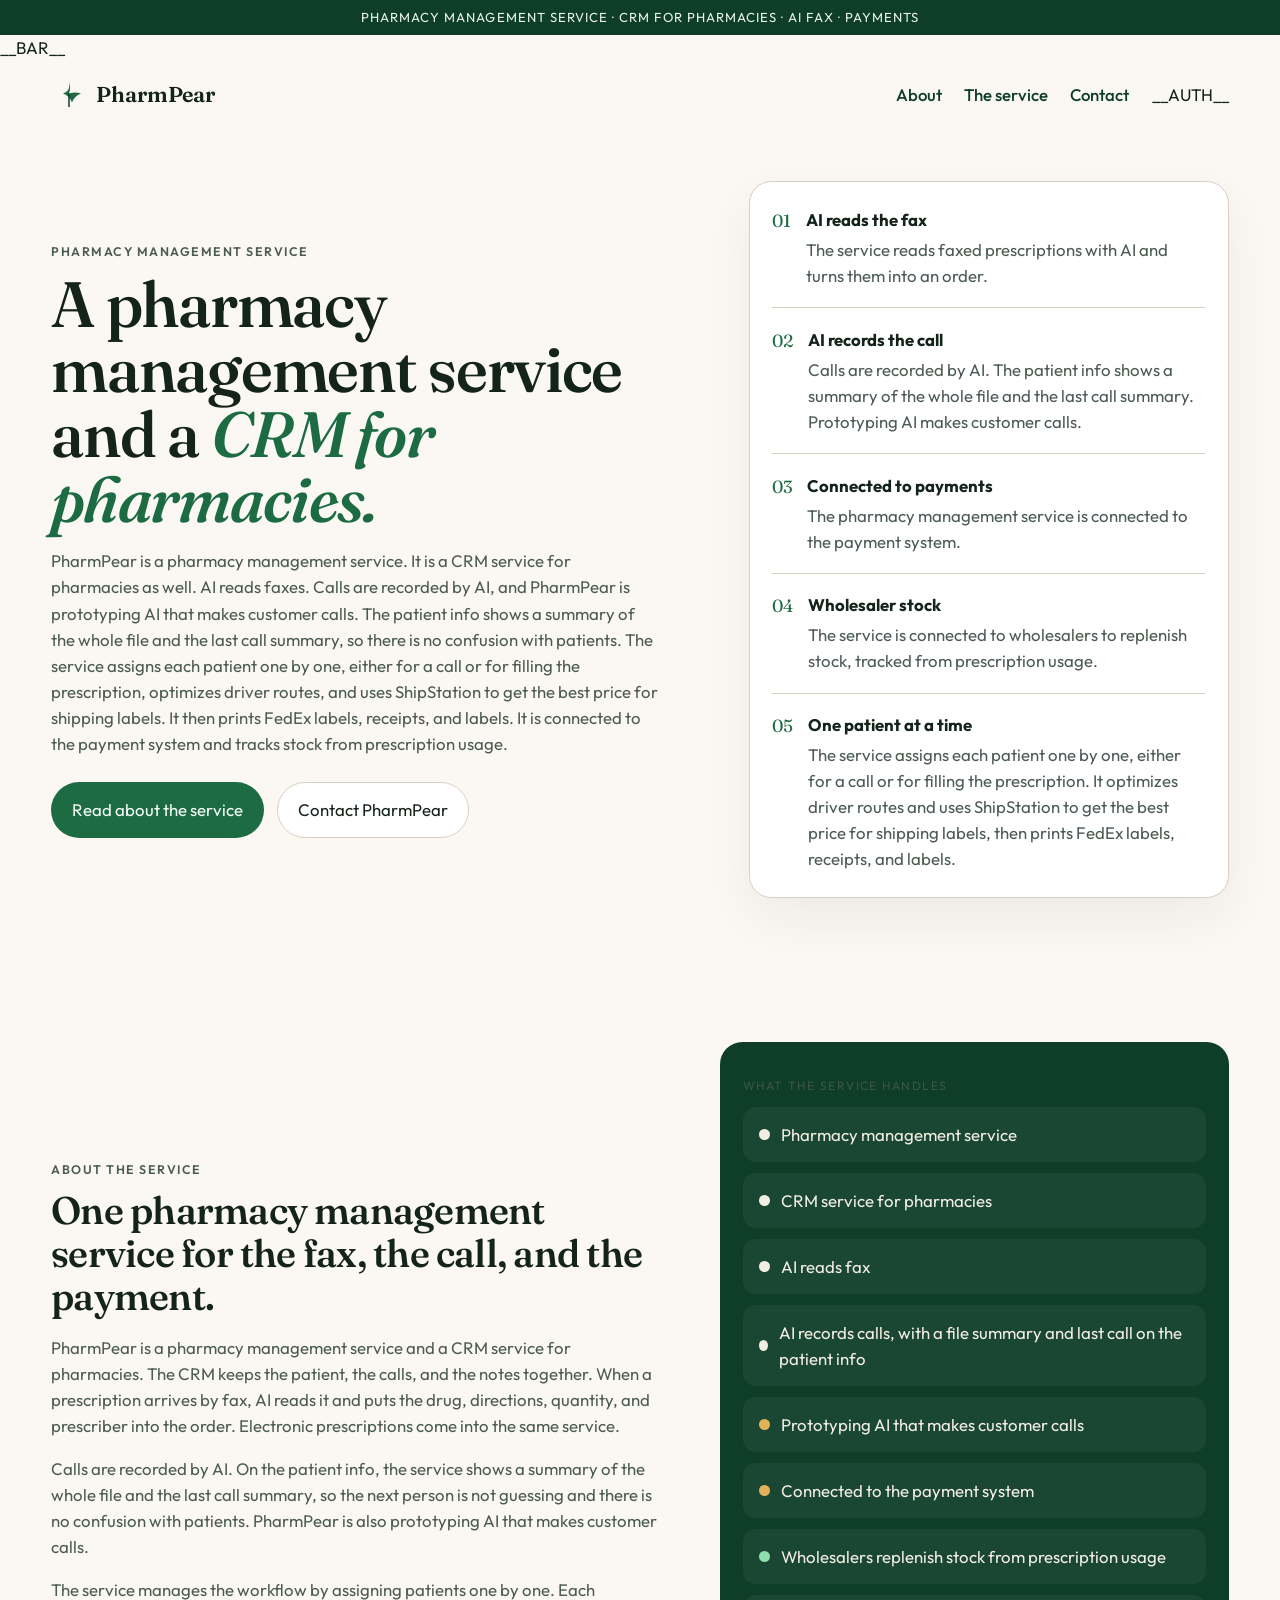
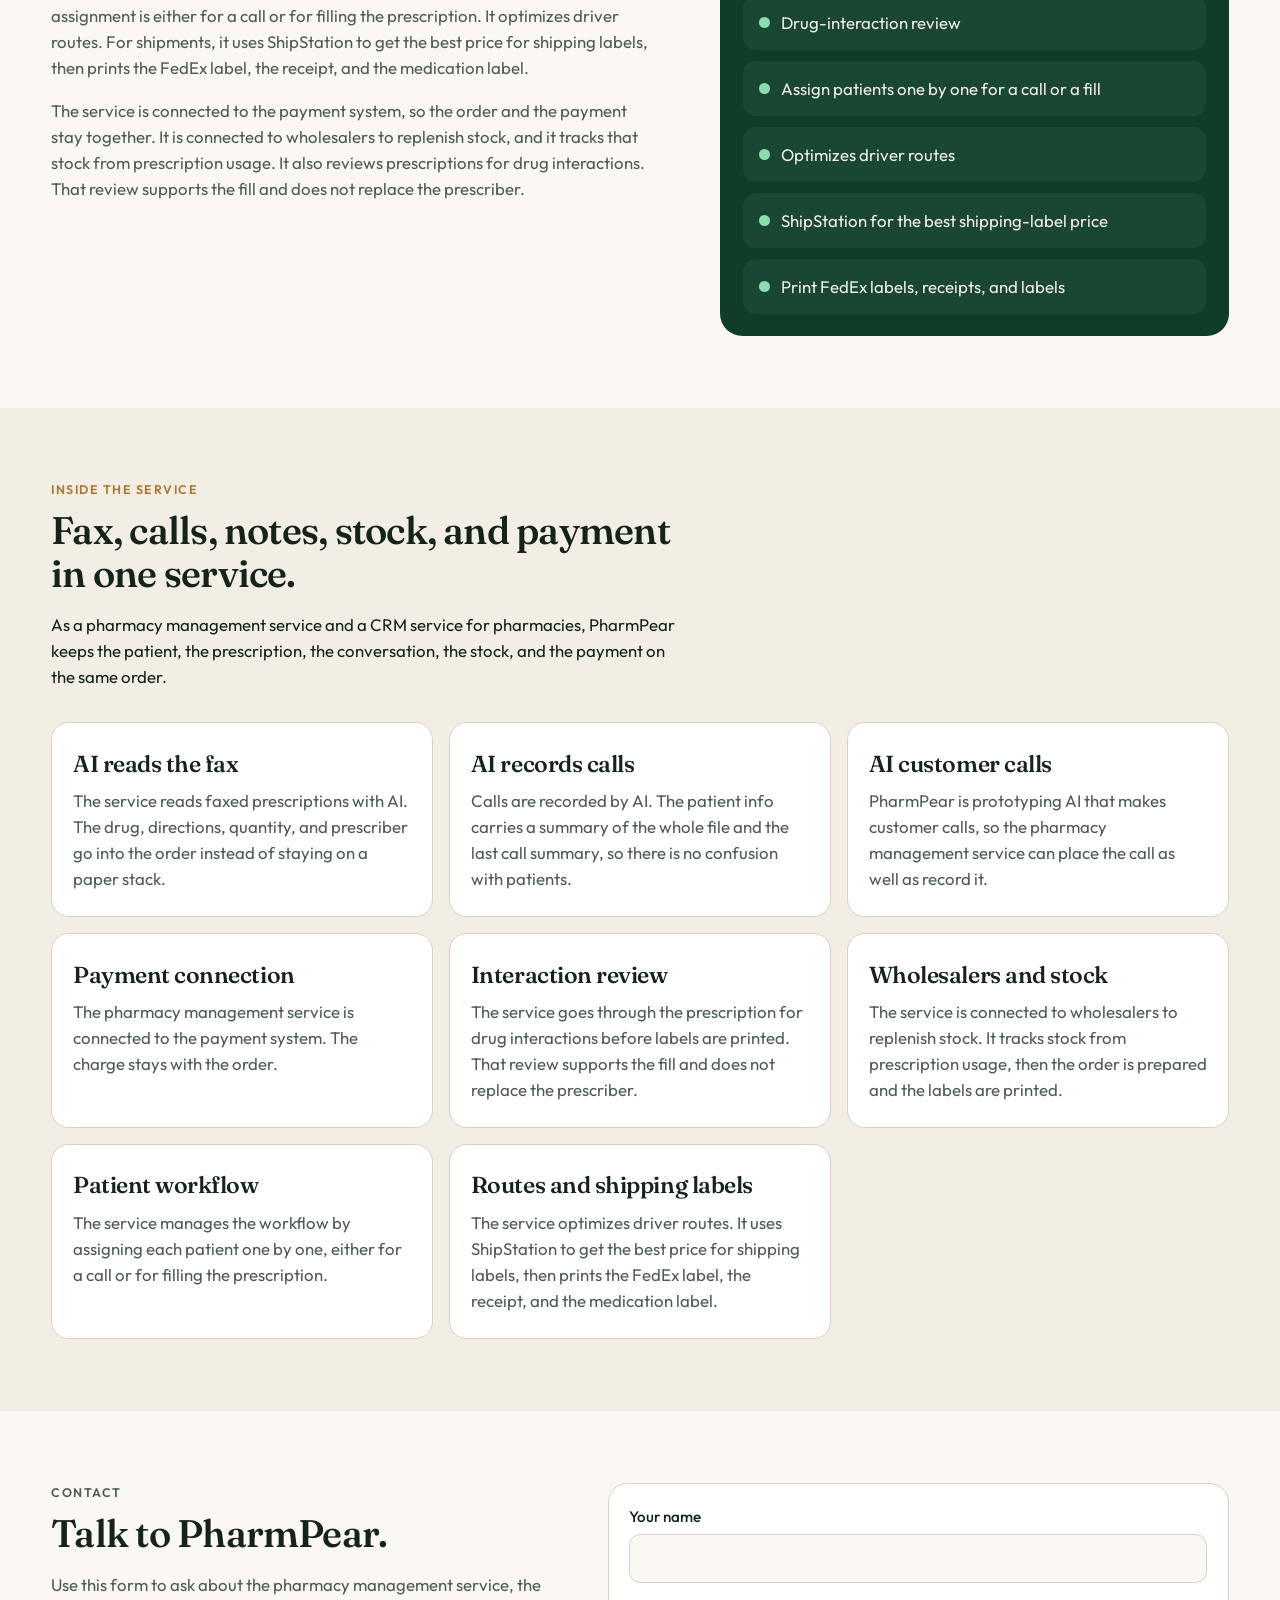
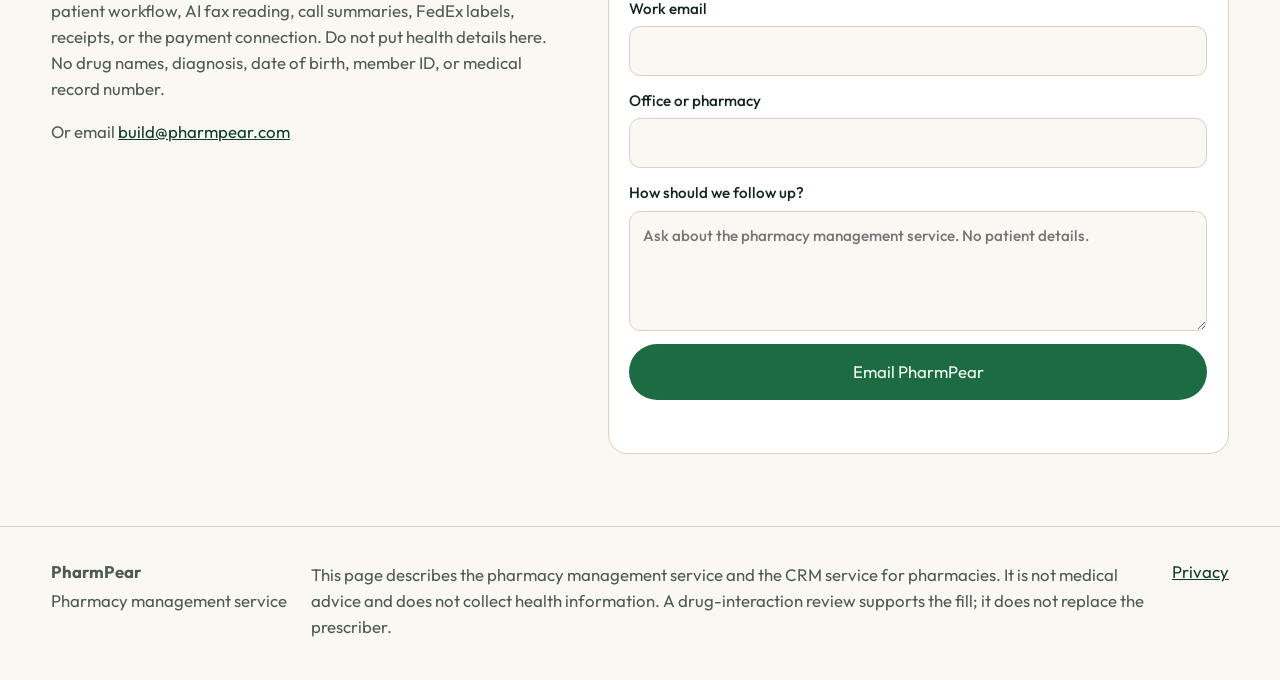
<file: public/index.html>
<!DOCTYPE html>
<html lang="en">
<head>
  <meta charset="utf-8">
  <meta name="viewport" content="width=device-width, initial-scale=1">
  <title>PharmPear — Pharmacy management service</title>
  <meta name="description" content="PharmPear is a pharmacy management service and a CRM service for pharmacies. AI reads faxes, records calls, and is prototyping AI that makes customer calls. The patient info shows a file summary and the last call summary.">
  <link rel="icon" href="favicon.svg" type="image/svg+xml">
  <link rel="canonical" href="https://pharmpear.com/">
  <meta property="og:title" content="PharmPear">
  <meta property="og:description" content="PharmPear is a pharmacy management service and a CRM for pharmacies. AI reads faxes, records calls, and is prototyping AI that makes customer calls.">
  <meta property="og:url" content="https://pharmpear.com/">
  <meta property="og:type" content="website">
  <link rel="preconnect" href="https://fonts.googleapis.com">
  <link rel="preconnect" href="https://fonts.gstatic.com" crossorigin>
  <link href="https://fonts.googleapis.com/css2?family=Fraunces:ital,opsz,wght@0,9..144,500;0,9..144,620;1,9..144,520&family=Outfit:wght@400;500;600&display=swap" rel="stylesheet">
  <link rel="stylesheet" href="styles.css">
</head>
<body>
  <a class="skip" href="#main">Skip to content</a>
  <div class="ribbon">Pharmacy management service · CRM for pharmacies · AI fax · Payments</div>
  __BAR__
  <header class="site-header">
    <a class="brand" href="#top">
      <svg class="mark" viewBox="0 0 48 48" aria-hidden="true">
        <path fill="#1c6b43" d="M24 6c2 6 2 10 0 16 6-2 10-2 16 0-6 2-10 6-12 12-2-6-6-10-12-12 6-2 10-6 8-16z"/>
        <path fill="#0e3d28" d="M23 22h2v18h-2z"/>
      </svg>
      <span>PharmPear</span>
    </a>
    <button class="nav-toggle" type="button" aria-expanded="false" aria-controls="site-nav">Menu</button>
    <nav id="site-nav" class="site-nav">
      <a href="#about">About</a>
      <a href="#work">The service</a>
      <a href="#contact">Contact</a>
      __AUTH__
    </nav>
  </header>

  <main id="main">
    <section class="hero" id="top">
      <div class="hero-copy">
        <p class="eyebrow">Pharmacy management service</p>
        <h1>A pharmacy management service and a <em>CRM for pharmacies.</em></h1>
        <p class="lede">PharmPear is a pharmacy management service. It is a CRM service for pharmacies as well. AI reads faxes. Calls are recorded by AI, and PharmPear is prototyping AI that makes customer calls. The patient info shows a summary of the whole file and the last call summary, so there is no confusion with patients. The service assigns each patient one by one, either for a call or for filling the prescription, optimizes driver routes, and uses ShipStation to get the best price for shipping labels. It then prints FedEx labels, receipts, and labels. It is connected to the payment system and tracks stock from prescription usage.</p>
        <div class="hero-actions">
          <a class="btn btn-solid" href="#about">Read about the service</a>
          <a class="btn btn-ghost" href="#contact">Contact PharmPear</a>
        </div>
      </div>
      <aside class="hero-card" aria-label="What the pharmacy management service does">
        <ol>
          <li>
            <span>01</span>
            <div>
              <strong>AI reads the fax</strong>
              <p>The service reads faxed prescriptions with AI and turns them into an order.</p>
            </div>
          </li>
          <li>
            <span>02</span>
            <div>
              <strong>AI records the call</strong>
              <p>Calls are recorded by AI. The patient info shows a summary of the whole file and the last call summary. Prototyping AI makes customer calls.</p>
            </div>
          </li>
          <li>
            <span>03</span>
            <div>
              <strong>Connected to payments</strong>
              <p>The pharmacy management service is connected to the payment system.</p>
            </div>
          </li>
          <li>
            <span>04</span>
            <div>
              <strong>Wholesaler stock</strong>
              <p>The service is connected to wholesalers to replenish stock, tracked from prescription usage.</p>
            </div>
          </li>
          <li>
            <span>05</span>
            <div>
              <strong>One patient at a time</strong>
              <p>The service assigns each patient one by one, either for a call or for filling the prescription. It optimizes driver routes and uses ShipStation to get the best price for shipping labels, then prints FedEx labels, receipts, and labels.</p>
            </div>
          </li>
        </ol>
      </aside>
    </section>

    <section class="split" id="about">
      <div>
        <p class="eyebrow">About the service</p>
        <h2>One pharmacy management service for the fax, the call, and the payment.</h2>
        <p>PharmPear is a pharmacy management service and a CRM service for pharmacies. The CRM keeps the patient, the calls, and the notes together. When a prescription arrives by fax, AI reads it and puts the drug, directions, quantity, and prescriber into the order. Electronic prescriptions come into the same service.</p>
        <p>Calls are recorded by AI. On the patient info, the service shows a summary of the whole file and the last call summary, so the next person is not guessing and there is no confusion with patients. PharmPear is also prototyping AI that makes customer calls.</p>
        <p>The service manages the workflow by assigning patients one by one. Each assignment is either for a call or for filling the prescription. It optimizes driver routes. For shipments, it uses ShipStation to get the best price for shipping labels, then prints the FedEx label, the receipt, and the medication label.</p>
        <p>The service is connected to the payment system, so the order and the payment stay together. It is connected to wholesalers to replenish stock, and it tracks that stock from prescription usage. It also reviews prescriptions for drug interactions. That review supports the fill and does not replace the prescriber.</p>
      </div>
      <div class="status-board">
        <p class="board-label">What the service handles</p>
        <div class="row"><span class="dot ink"></span> Pharmacy management service</div>
        <div class="row"><span class="dot ink"></span> CRM service for pharmacies</div>
        <div class="row"><span class="dot ink"></span> AI reads fax</div>
        <div class="row"><span class="dot ink"></span> AI records calls, with a file summary and last call on the patient info</div>
        <div class="row"><span class="dot wait"></span> Prototyping AI that makes customer calls</div>
        <div class="row"><span class="dot wait"></span> Connected to the payment system</div>
        <div class="row"><span class="dot go"></span> Wholesalers replenish stock from prescription usage</div>
        <div class="row"><span class="dot go"></span> Drug-interaction review</div>
        <div class="row"><span class="dot go"></span> Assign patients one by one for a call or a fill</div>
        <div class="row"><span class="dot go"></span> Optimizes driver routes</div>
        <div class="row"><span class="dot go"></span> ShipStation for the best shipping-label price</div>
        <div class="row"><span class="dot go"></span> Print FedEx labels, receipts, and labels</div>
      </div>
    </section>

    <section class="band" id="work">
      <div class="section-head">
        <p class="eyebrow">Inside the service</p>
        <h2>Fax, calls, notes, stock, and payment in one service.</h2>
        <p>As a pharmacy management service and a CRM service for pharmacies, PharmPear keeps the patient, the prescription, the conversation, the stock, and the payment on the same order.</p>
      </div>
      <div class="cards">
        <article>
          <h3>AI reads the fax</h3>
          <p>The service reads faxed prescriptions with AI. The drug, directions, quantity, and prescriber go into the order instead of staying on a paper stack.</p>
        </article>
        <article>
          <h3>AI records calls</h3>
          <p>Calls are recorded by AI. The patient info carries a summary of the whole file and the last call summary, so there is no confusion with patients.</p>
        </article>
        <article>
          <h3>AI customer calls</h3>
          <p>PharmPear is prototyping AI that makes customer calls, so the pharmacy management service can place the call as well as record it.</p>
        </article>
        <article>
          <h3>Payment connection</h3>
          <p>The pharmacy management service is connected to the payment system. The charge stays with the order.</p>
        </article>
        <article>
          <h3>Interaction review</h3>
          <p>The service goes through the prescription for drug interactions before labels are printed. That review supports the fill and does not replace the prescriber.</p>
        </article>
        <article>
          <h3>Wholesalers and stock</h3>
          <p>The service is connected to wholesalers to replenish stock. It tracks stock from prescription usage, then the order is prepared and the labels are printed.</p>
        </article>
        <article>
          <h3>Patient workflow</h3>
          <p>The service manages the workflow by assigning each patient one by one, either for a call or for filling the prescription.</p>
        </article>
        <article>
          <h3>Routes and shipping labels</h3>
          <p>The service optimizes driver routes. It uses ShipStation to get the best price for shipping labels, then prints the FedEx label, the receipt, and the medication label.</p>
        </article>
      </div>
    </section>

    <section class="contact" id="contact">
      <div>
        <p class="eyebrow">Contact</p>
        <h2>Talk to PharmPear.</h2>
        <p>Use this form to ask about the pharmacy management service, the patient workflow, AI fax reading, call summaries, FedEx labels, receipts, or the payment connection. Do not put health details here. No drug names, diagnosis, date of birth, member ID, or medical record number.</p>
        <p class="mail">Or email <a href="mailto:build@pharmpear.com">build@pharmpear.com</a></p>
      </div>
      <form id="contact-form" action="mailto:build@pharmpear.com" method="post" enctype="text/plain">
        <label>Your name <input name="name" autocomplete="name" required maxlength="80"></label>
        <label>Work email <input name="email" type="email" autocomplete="email" required maxlength="120"></label>
        <label>Office or pharmacy <input name="office" maxlength="120"></label>
        <label>How should we follow up? <textarea name="message" rows="4" required maxlength="500" placeholder="Ask about the pharmacy management service. No patient details."></textarea></label>
        <button class="btn btn-solid" type="submit">Email PharmPear</button>
        <p class="form-note" id="form-note" role="status"></p>
      </form>
    </section>
  </main>

  <footer class="site-footer">
    <div>
      <strong>PharmPear</strong>
      <p>Pharmacy management service</p>
    </div>
    <p>This page describes the pharmacy management service and the CRM service for pharmacies. It is not medical advice and does not collect health information. A drug-interaction review supports the fill; it does not replace the prescriber.</p>
    <a href="privacy.html">Privacy</a>
  </footer>
  <script src="script.js"></script>
</body>
</html>
</file>
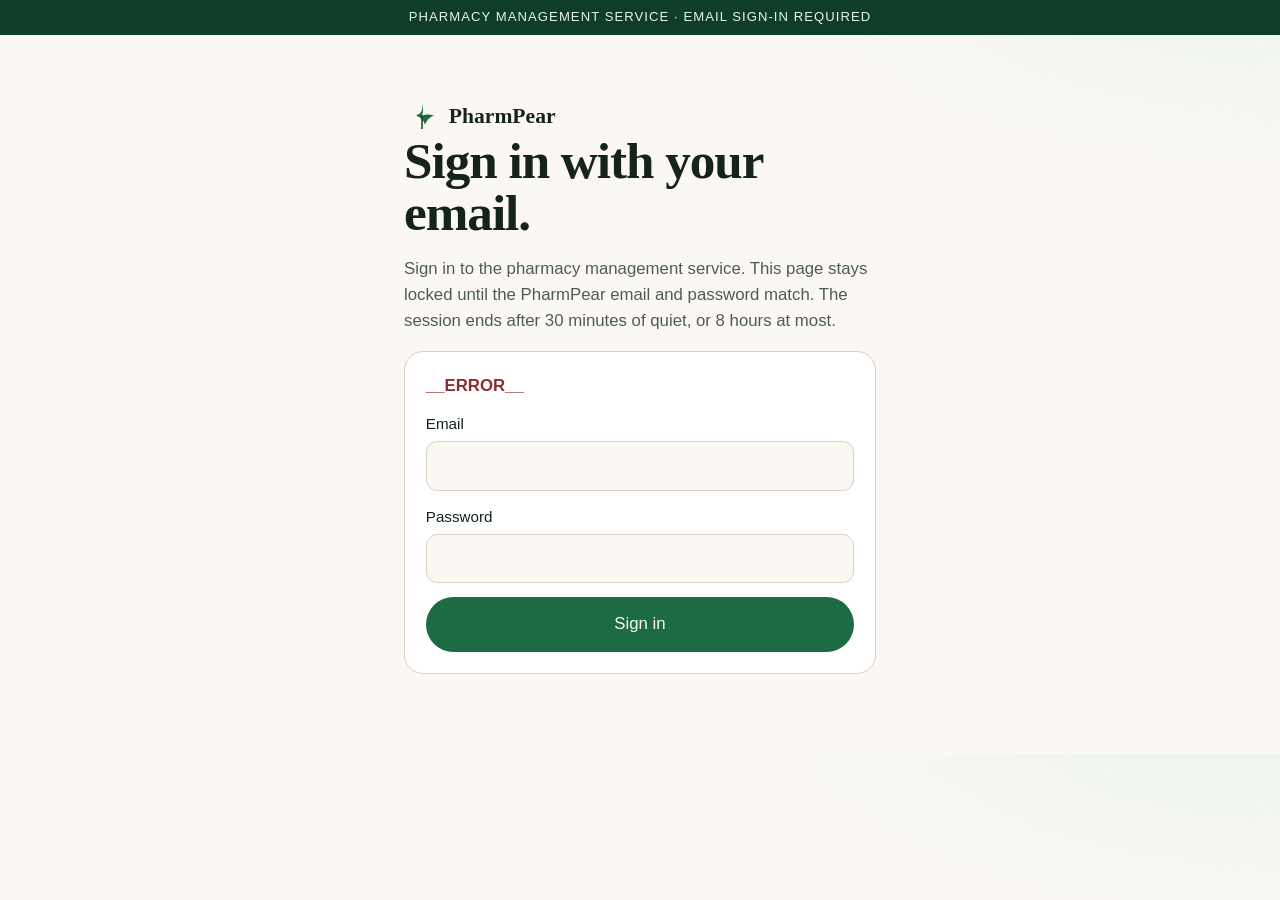
<file: public/login.html>
<!DOCTYPE html>
<html lang="en">
<head>
  <meta charset="utf-8">
  <meta name="viewport" content="width=device-width, initial-scale=1">
  <title>Sign in — PharmPear</title>
  <link rel="icon" href="favicon.svg" type="image/svg+xml">
  <link rel="stylesheet" href="styles.css">
</head>
<body>
  <div class="ribbon">Pharmacy management service · Email sign-in required</div>
  <main class="login-shell">
    <a class="brand" href="/login">
      <svg class="mark" viewBox="0 0 48 48" aria-hidden="true">
        <path fill="#1c6b43" d="M24 6c2 6 2 10 0 16 6-2 10-2 16 0-6 2-10 6-12 12-2-6-6-10-12-12 6-2 10-6 8-16z"/>
        <path fill="#0e3d28" d="M23 22h2v18h-2z"/>
      </svg>
      <span>PharmPear</span>
    </a>
    <h1>Sign in with your email.</h1>
    <p class="lede">Sign in to the pharmacy management service. This page stays locked until the PharmPear email and password match. The session ends after 30 minutes of quiet, or 8 hours at most.</p>
    <form method="post" action="/login">
      <input type="hidden" name="csrf" value="__CSRF__">
      <p class="form-error" role="alert">__ERROR__</p>
      <label>Email <input name="email" type="email" autocomplete="username" required maxlength="120"></label>
      <label>Password <input name="password" type="password" autocomplete="current-password" required maxlength="200"></label>
      <button class="btn btn-solid" type="submit">Sign in</button>
    </form>
  </main>
</body>
</html>
</file>
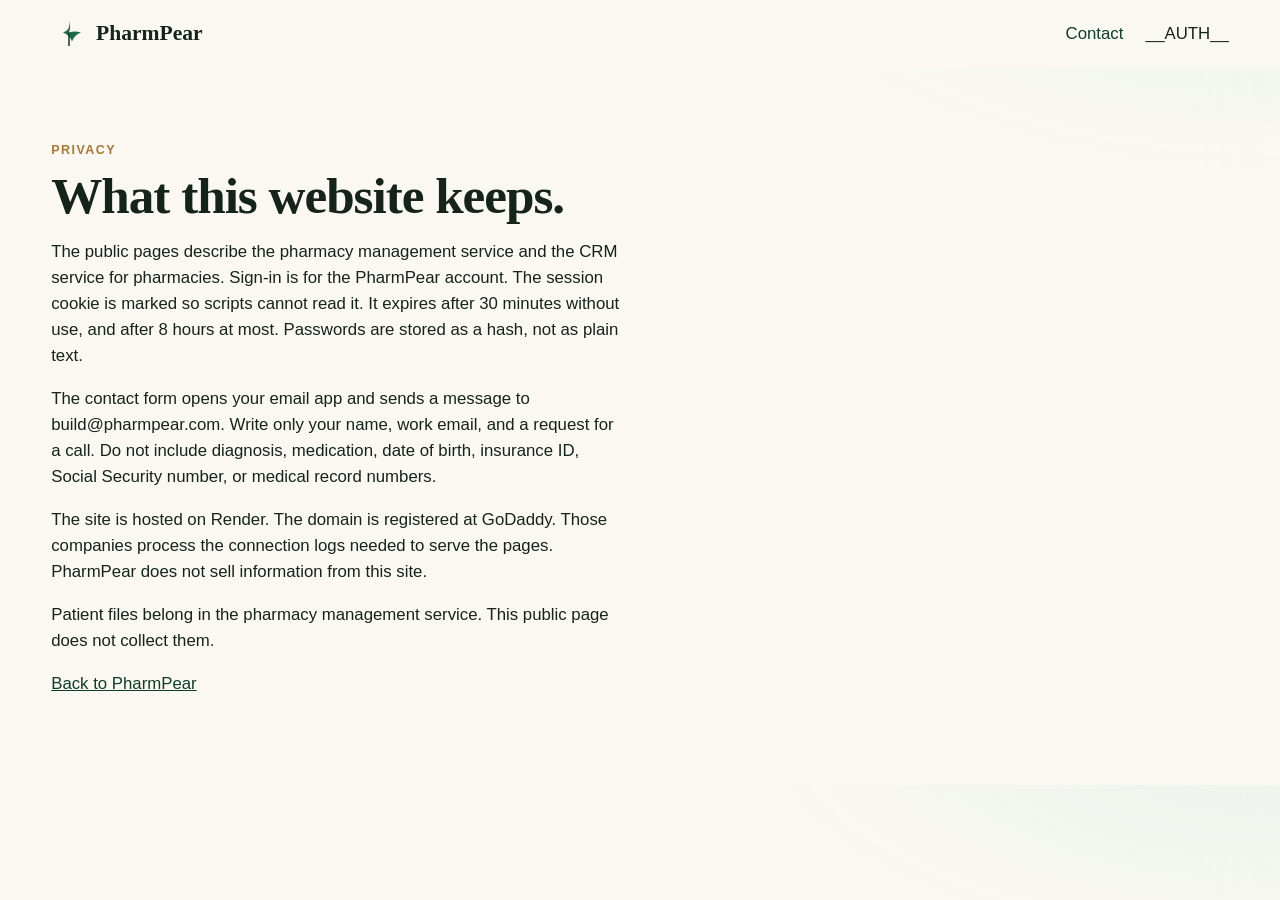
<file: public/privacy.html>
<!DOCTYPE html>
<html lang="en">
<head>
  <meta charset="utf-8">
  <meta name="viewport" content="width=device-width, initial-scale=1">
  <title>Privacy — PharmPear</title>
  <link rel="icon" href="favicon.svg" type="image/svg+xml">
  <link rel="stylesheet" href="styles.css">
</head>
<body>
  <header class="site-header">
    <a class="brand" href="/">
      <svg class="mark" viewBox="0 0 48 48" aria-hidden="true">
        <path fill="#1c6b43" d="M24 6c2 6 2 10 0 16 6-2 10-2 16 0-6 2-10 6-12 12-2-6-6-10-12-12 6-2 10-6 8-16z"/>
        <path fill="#0e3d28" d="M23 22h2v18h-2z"/>
      </svg>
      <span>PharmPear</span>
    </a>
    <nav class="site-nav">
      <a href="/#contact">Contact</a>
      __AUTH__
    </nav>
  </header>
  <main class="legal">
    <p class="eyebrow">Privacy</p>
    <h1>What this website keeps.</h1>
    <p>The public pages describe the pharmacy management service and the CRM service for pharmacies. Sign-in is for the PharmPear account. The session cookie is marked so scripts cannot read it. It expires after 30 minutes without use, and after 8 hours at most. Passwords are stored as a hash, not as plain text.</p>
    <p>The contact form opens your email app and sends a message to build@pharmpear.com. Write only your name, work email, and a request for a call. Do not include diagnosis, medication, date of birth, insurance ID, Social Security number, or medical record numbers.</p>
    <p>The site is hosted on Render. The domain is registered at GoDaddy. Those companies process the connection logs needed to serve the pages. PharmPear does not sell information from this site.</p>
    <p>Patient files belong in the pharmacy management service. This public page does not collect them.</p>
    <p><a href="/">Back to PharmPear</a></p>
  </main>
</body>
</html>
</file>
<file: public/styles.css>
:root {
  --ink: #14241b;
  --leaf: #1c6b43;
  --deep: #0e3d28;
  --cream: #f3eee4;
  --paper: #fbf8f3;
  --gold: #a97832;
  --line: #d9d0c2;
  --muted: #4d5c53;
  --serif: "Fraunces", Georgia, serif;
  --sans: "Outfit", "Segoe UI", sans-serif;
}

* { box-sizing: border-box; }
html { scroll-behavior: smooth; }
body {
  margin: 0;
  color: var(--ink);
  background:
    radial-gradient(900px 420px at 100% -10%, #e7f3ea 0%, transparent 60%),
    var(--paper);
  font-family: var(--sans);
  font-size: 1.05rem;
  line-height: 1.55;
}
a { color: var(--deep); }
img, svg { display: block; }
.skip {
  position: absolute;
  left: 1rem;
  top: -4rem;
  background: #fff;
  padding: 0.5rem 0.8rem;
}
.skip:focus { top: 0.5rem; z-index: 5; }

.ribbon {
  background: var(--deep);
  color: #e7f3ea;
  text-align: center;
  font-size: 0.82rem;
  letter-spacing: 0.08em;
  text-transform: uppercase;
  padding: 0.45rem 1rem;
}

.site-header {
  display: flex;
  align-items: center;
  justify-content: space-between;
  gap: 1rem;
  padding: 1rem 4vw;
  position: sticky;
  top: 0;
  background: rgba(251, 248, 243, 0.92);
  backdrop-filter: blur(10px);
  border-bottom: 1px solid transparent;
  z-index: 3;
}
.brand {
  display: flex;
  align-items: center;
  gap: 0.55rem;
  text-decoration: none;
  color: var(--ink);
  font-family: var(--serif);
  font-weight: 620;
  font-size: 1.35rem;
}
.mark { width: 36px; height: 36px; }
.site-nav { display: flex; gap: 1.4rem; }
.site-nav a { text-decoration: none; font-weight: 500; }
.site-nav a:hover { color: var(--leaf); }
.nav-toggle {
  display: none;
  border: 1px solid var(--line);
  background: #fff;
  border-radius: 999px;
  padding: 0.45rem 0.9rem;
  font: inherit;
}

.hero, .band, .split, .contact, .legal, .site-footer {
  padding: 4.5rem 4vw;
}
.hero {
  display: grid;
  grid-template-columns: 1.15fr 0.85fr;
  gap: 3rem;
  align-items: center;
  padding-top: 3.2rem;
}
.eyebrow {
  margin: 0 0 0.6rem;
  color: var(--gold);
  font-weight: 600;
  letter-spacing: 0.12em;
  text-transform: uppercase;
  font-size: 0.78rem;
}
h1, h2, h3 { font-family: var(--serif); font-weight: 560; letter-spacing: -0.02em; }
h1 { font-size: clamp(2.6rem, 5vw, 4.6rem); line-height: 1.02; margin: 0 0 1rem; }
h1 em { font-style: italic; color: var(--leaf); }
h2 { font-size: clamp(2rem, 3vw, 2.8rem); line-height: 1.12; margin: 0 0 0.8rem; }
.lede, .hero-copy p, .split p, .contact p { color: var(--muted); max-width: 38rem; }
.hero-actions { display: flex; gap: 0.8rem; flex-wrap: wrap; margin-top: 1.6rem; }
.btn {
  display: inline-flex;
  align-items: center;
  justify-content: center;
  text-decoration: none;
  border-radius: 999px;
  padding: 0.85rem 1.25rem;
  font-weight: 600;
  border: 1px solid transparent;
  cursor: pointer;
  font: inherit;
}
.btn-solid { background: var(--leaf); color: #f6fff8; }
.btn-solid:hover { background: var(--deep); }
.btn-ghost { border-color: var(--line); background: #fff; color: var(--ink); }

.hero-card {
  background: #fff;
  border: 1px solid var(--line);
  border-radius: 1.4rem;
  padding: 0.4rem 1.4rem;
  box-shadow: 0 20px 50px rgba(20, 36, 27, 0.06);
}
.hero-card ol { list-style: none; margin: 0; padding: 0; }
.hero-card li {
  display: grid;
  grid-template-columns: auto 1fr;
  gap: 0.9rem;
  padding: 1.15rem 0;
  border-bottom: 1px solid var(--line);
}
.hero-card li:last-child { border-bottom: 0; }
.hero-card span {
  font-family: var(--serif);
  color: var(--leaf);
  font-size: 1.1rem;
}
.hero-card p, .cards p { margin: 0.25rem 0 0; color: var(--muted); }
.hero-card strong { font-size: 1.05rem; }

.band { background: var(--cream); }
.section-head { max-width: 40rem; margin-bottom: 2rem; }
.cards {
  display: grid;
  grid-template-columns: repeat(3, 1fr);
  gap: 1rem;
}
.cards article {
  background: #fff;
  border-radius: 1.1rem;
  padding: 1.4rem 1.3rem 1.5rem;
  border: 1px solid var(--line);
}
.cards h3 { margin: 0 0 0.4rem; font-size: 1.45rem; }

.split {
  display: grid;
  grid-template-columns: 1.1fr 0.9fr;
  gap: 3rem;
  align-items: center;
}
.ticks { padding-left: 1.1rem; color: var(--ink); }
.ticks li { margin: 0.45rem 0; }
.status-board {
  background: var(--deep);
  color: #f3eee4;
  border-radius: 1.4rem;
  padding: 1.4rem;
}
.board-label { letter-spacing: 0.12em; text-transform: uppercase; font-size: 0.75rem; opacity: 0.75; }
.row {
  display: flex;
  align-items: center;
  gap: 0.7rem;
  background: rgba(255,255,255,0.05);
  border-radius: 0.8rem;
  padding: 0.9rem 1rem;
  margin-top: 0.7rem;
}
.row em { margin-left: auto; font-style: normal; font-family: var(--serif); font-size: 1.3rem; }
.dot { width: 0.7rem; height: 0.7rem; border-radius: 50%; }
.dot.wait { background: #e2b15a; }
.dot.go { background: #8ddeaf; }
.dot.ink { background: #f3eee4; }

.band-dark {
  background: #173528;
  color: #f6f3ec;
}
.band-dark .eyebrow { color: #e2b15a; }
.cards-dark article {
  background: rgba(255,255,255,0.04);
  border-color: rgba(255,255,255,0.1);
  color: inherit;
}
.cards-dark p { color: #d5e4da; }

.contact {
  display: grid;
  grid-template-columns: 0.9fr 1.1fr;
  gap: 3rem;
}
form {
  display: grid;
  gap: 0.85rem;
  background: #fff;
  border: 1px solid var(--line);
  border-radius: 1.2rem;
  padding: 1.3rem;
}
label { display: grid; gap: 0.35rem; font-weight: 500; font-size: 0.95rem; }
input, textarea, select {
  font: inherit;
  padding: 0.75rem 0.8rem;
  border-radius: 0.7rem;
  border: 1px solid var(--line);
  background: var(--paper);
  color: var(--ink);
}
.mail { font-size: 1.05rem; }
.form-note { min-height: 1.2rem; margin: 0; color: var(--leaf); }
.form-error { margin: 0; color: #8d2d2d; font-weight: 600; }
.form-error:empty { display: none; }
.secure-bar {
  margin: 0;
  padding: 0.45rem 4vw;
  background: #e7f3ea;
  color: var(--deep);
  font-size: 0.92rem;
}
.logout {
  border: 1px solid var(--line);
  border-radius: 999px;
  padding: 0.25rem 0.7rem;
  text-decoration: none;
}
.login-shell {
  max-width: 32rem;
  margin: 0 auto;
  padding: 4rem 1.25rem 5rem;
}
.login-shell h1 { font-size: clamp(2.2rem, 4vw, 3.2rem); }

.site-footer {
  display: grid;
  grid-template-columns: auto 1fr auto;
  gap: 1.5rem;
  align-items: start;
  border-top: 1px solid var(--line);
  color: var(--muted);
  padding-top: 2rem;
  padding-bottom: 2.5rem;
}
.site-footer p { margin: 0.2rem 0 0; }
.legal { max-width: 42rem; }
.legal h1 { font-size: clamp(2.2rem, 4vw, 3.4rem); }

.hero-copy, .hero-card, .cards article { min-width: 0; }

.desk {
  max-width: 1080px;
  margin: 0 auto;
  padding: 2rem 1.25rem 4rem;
}
.desk h1 { font-family: var(--serif); font-size: clamp(2.4rem, 5vw, 4rem); line-height: 1.05; margin: 0.2rem 0 0.6rem; }
.desk-grid { display: grid; grid-template-columns: 1.1fr 0.9fr; gap: 1rem; }
fieldset {
  border: 1px solid var(--line);
  border-radius: 0.9rem;
  padding: 0.9rem;
  display: grid;
  gap: 0.7rem;
}
legend { font-family: var(--serif); padding: 0 0.3rem; }
label.check { display: flex; align-items: center; gap: 0.5rem; font-weight: 500; }
label.check input { width: auto; }
.panel {
  background: #fff;
  border: 1px solid var(--line);
  border-radius: 1.2rem;
  padding: 1.2rem 1.3rem;
  margin: 1rem 0;
}
.panel h2, .panel h3 { font-family: var(--serif); margin: 0.2rem 0 0.6rem; }
.desk-table { width: 100%; border-collapse: collapse; }
.desk-table th, .desk-table td { text-align: left; vertical-align: top; padding: 0.55rem 0.4rem; border-top: 1px solid var(--line); }
.flag { background: #f8efe0; border-radius: 0.7rem; padding: 0.7rem 0.8rem; }
.desk form { margin-top: 0.8rem; }
.desk .btn { margin-right: 0.4rem; }

@media (max-width: 1100px) {
  .hero, .split, .contact, .site-footer, .desk-grid { grid-template-columns: 1fr; }
  .cards { grid-template-columns: 1fr 1fr; }
}

@media (max-width: 700px) {
  .cards { grid-template-columns: 1fr; }
}

@media (max-width: 860px) {
  .nav-toggle { display: inline-flex; }
  .site-nav {
    display: none;
    position: absolute;
    top: 100%;
    left: 0;
    right: 0;
    flex-direction: column;
    gap: 0;
    background: var(--paper);
    border-bottom: 1px solid var(--line);
    padding: 0.4rem 6vw 1rem;
  }
  .site-nav.open { display: flex; }
  .site-nav a { padding: 0.75rem 0; border-top: 1px solid var(--line); }
  .hero, .band, .split, .contact { padding: 3rem 1.25rem; }
  .site-header, .site-footer { padding-left: 1.25rem; padding-right: 1.25rem; }
}
</file>
